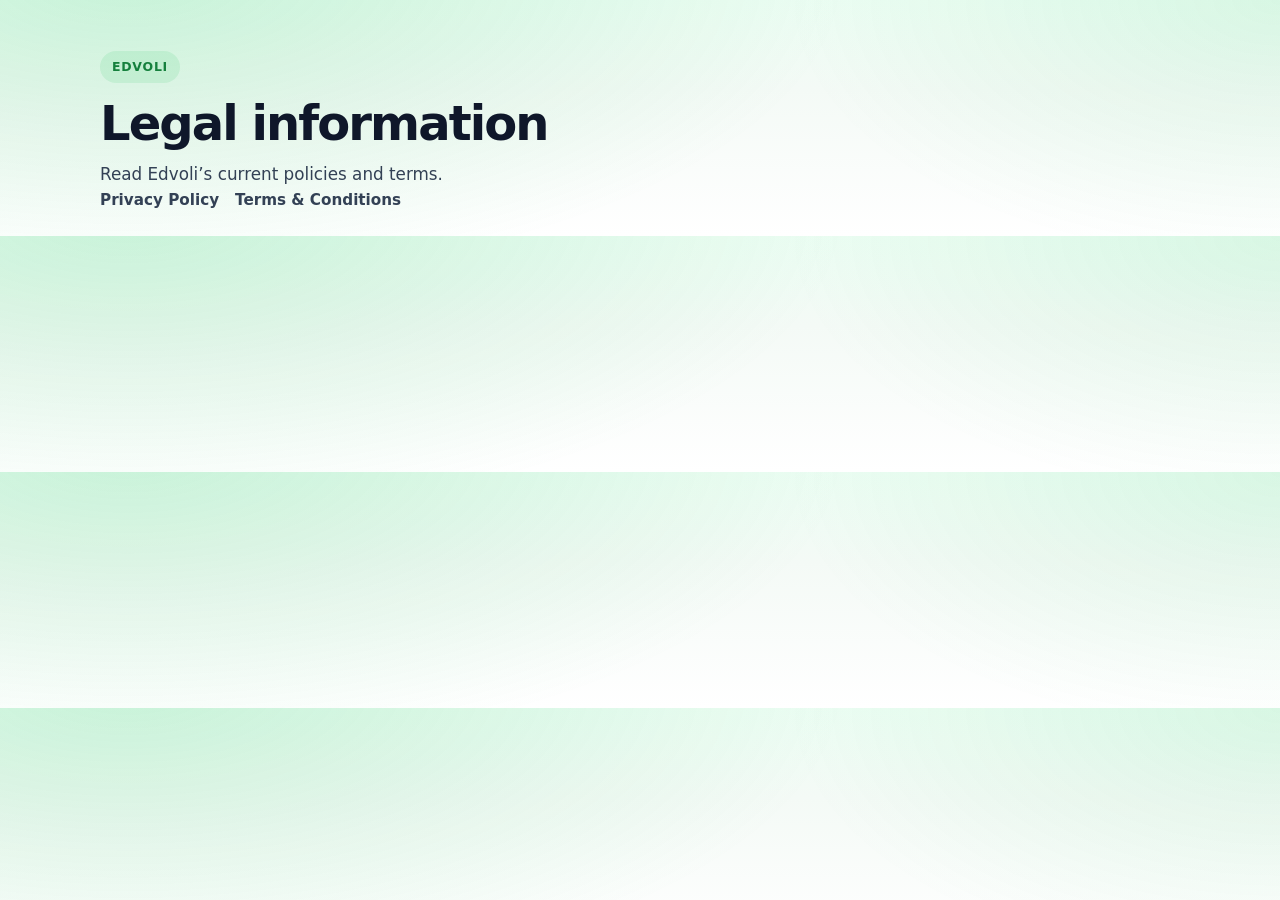
<file: index.html>
<!doctype html>
<html lang="en"><head><meta charset="utf-8"><meta name="viewport" content="width=device-width, initial-scale=1"><title>Edvoli Legal</title><link rel="stylesheet" href="/assets/site.css"></head><body><main class="wrap hero"><span class="eyebrow">Edvoli</span><h1>Legal information</h1><p>Read Edvoli’s current policies and terms.</p><nav class="nav" aria-label="Legal pages"><a href="/privacy/">Privacy Policy</a><a href="/terms/">Terms &amp; Conditions</a></nav></main></body></html>
</file>
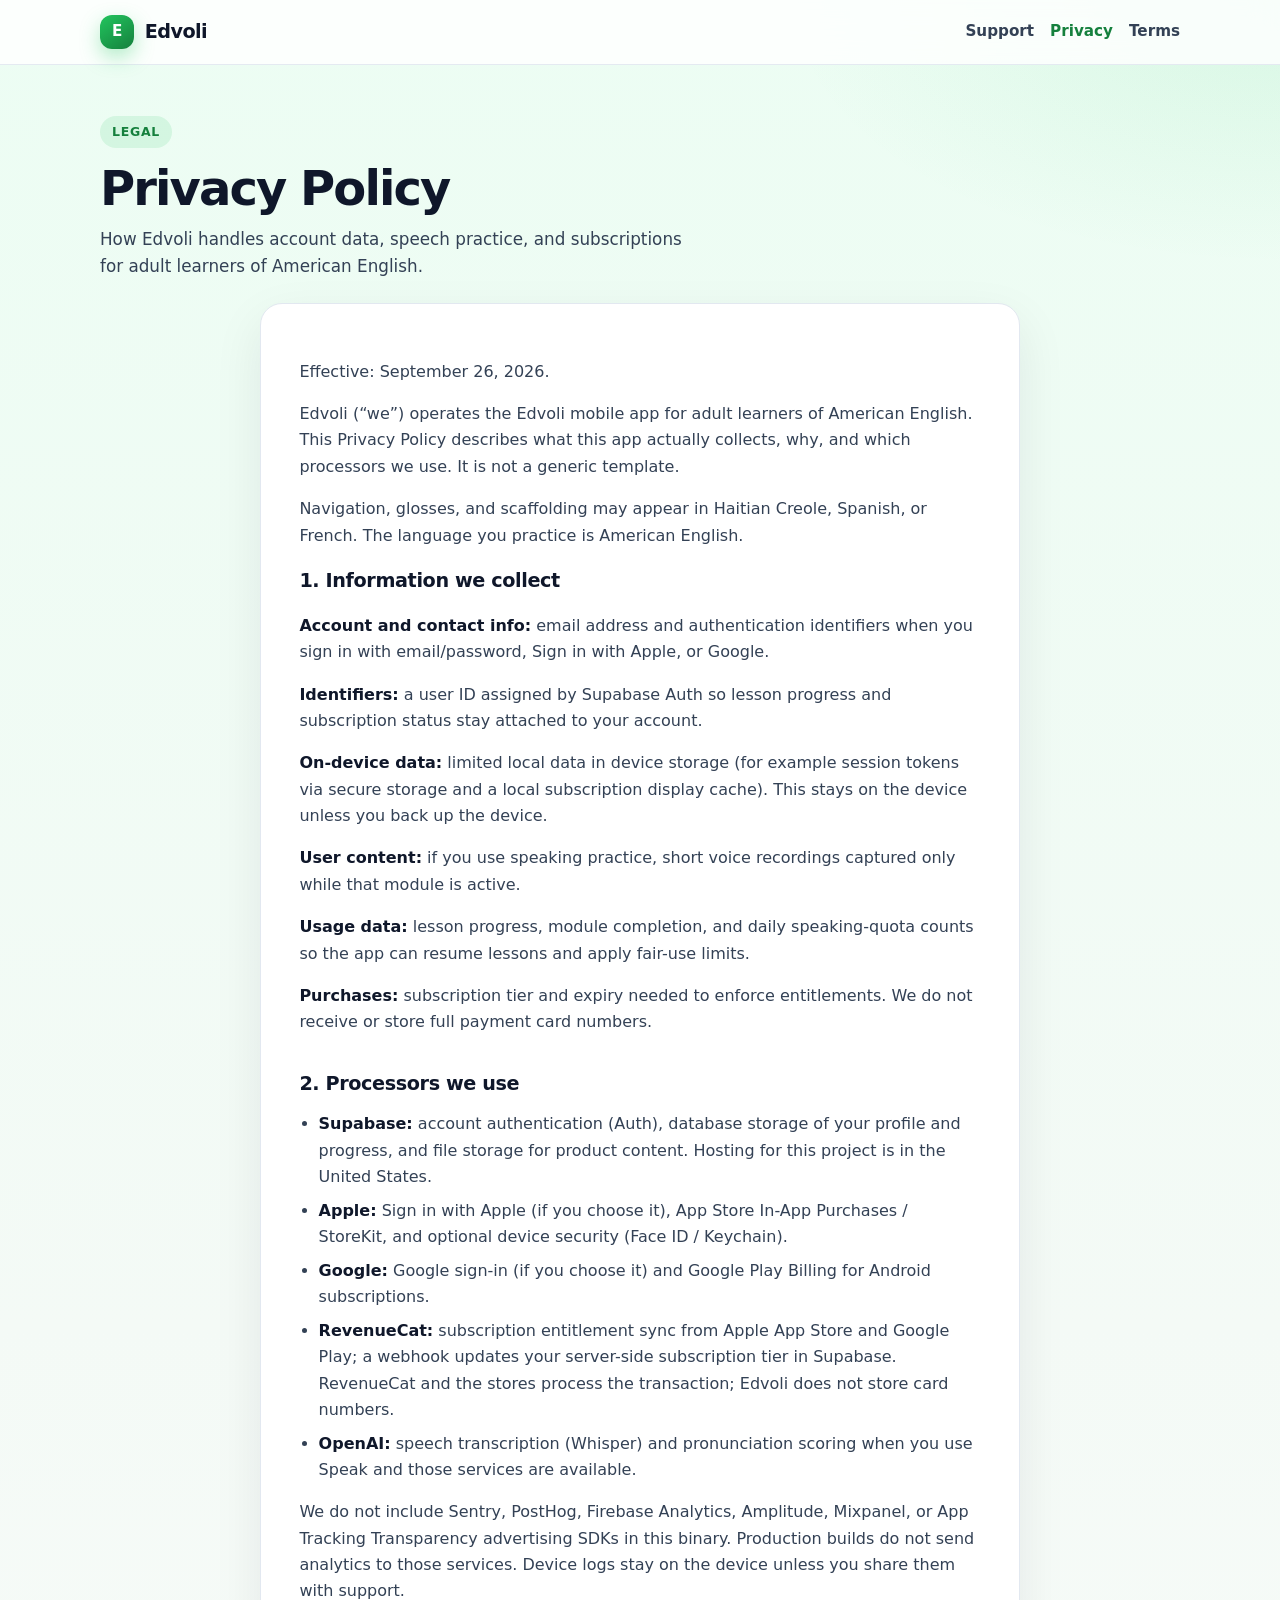
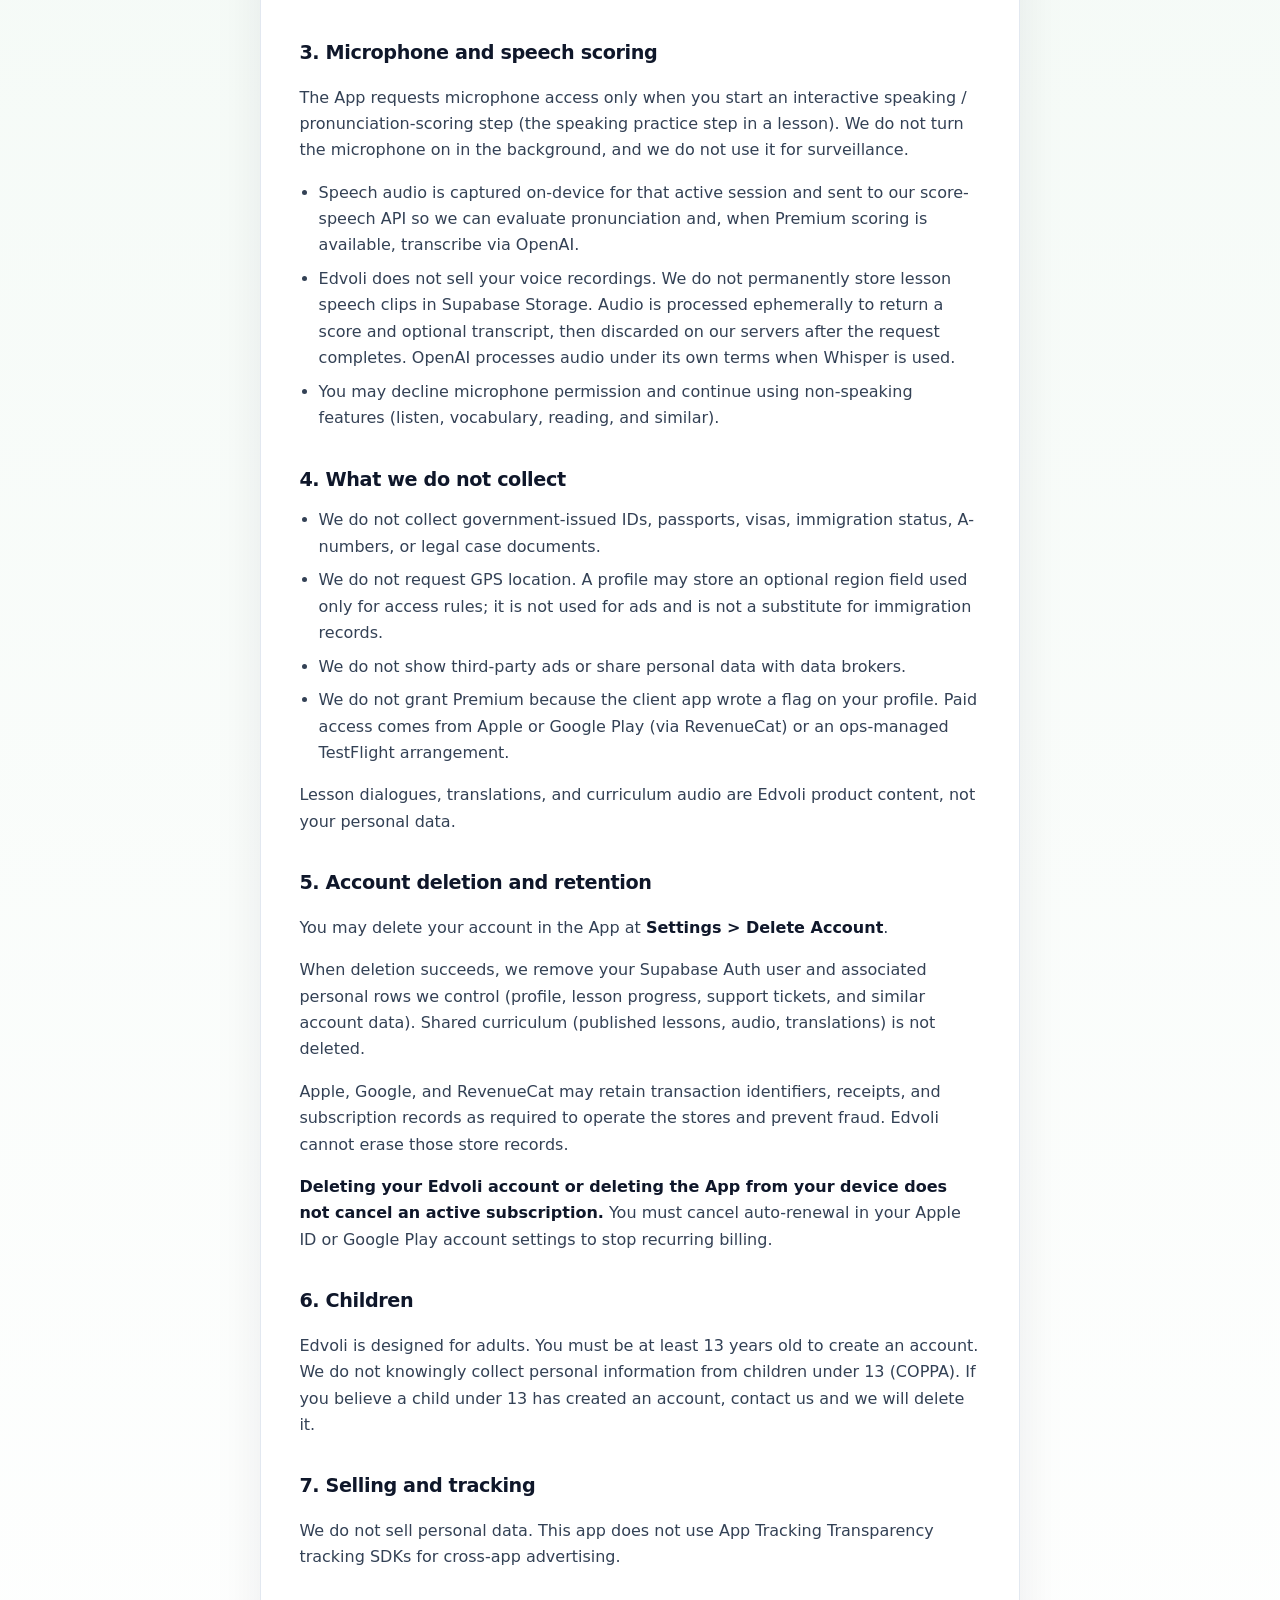
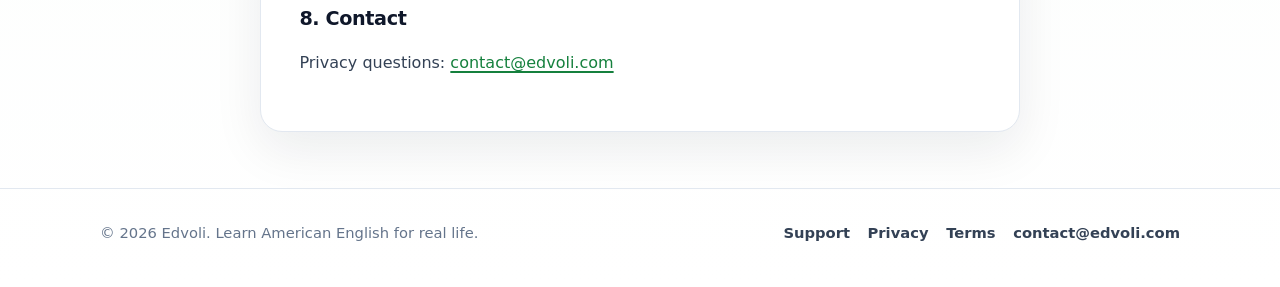
<file: privacy/index.html>
<!DOCTYPE html>
<html lang="en">
<head>
  <meta charset="utf-8" />
  <meta name="viewport" content="width=device-width, initial-scale=1" />
  <title>Privacy Policy · Edvoli</title>
  <meta name="description" content="Edvoli Privacy Policy — what the Edvoli English learning app collects and why." />
  <meta name="theme-color" content="#22C55E" />
  <link rel="canonical" href="https://edvoli.com/privacy/" />
  <link rel="stylesheet" href="/assets/site.css" />
</head>
<body>
  <header class="site-header">
    <div class="wrap header-inner">
      <a class="brand" href="https://edvoli.com">
        <span class="brand-mark" aria-hidden="true">E</span>
        <span>Edvoli</span>
      </a>
      <nav class="nav" aria-label="Site">
        <a href="/support/">Support</a>
        <a href="/privacy/" aria-current="page">Privacy</a>
        <a href="/terms/">Terms</a>
      </nav>
    </div>
  </header>

  <main>
    <section class="wrap hero">
      <span class="eyebrow">Legal</span>
      <h1>Privacy Policy</h1>
      <p>How Edvoli handles account data, speech practice, and subscriptions for adult learners of American English.</p>
    </section>
    <section class="wrap">
      <article class="panel">
        <div class="legal"><p>Effective: September 26, 2026.</p>
  <p>Edvoli (“we”) operates the Edvoli mobile app for adult learners of American English. This Privacy Policy describes what this app actually collects, why, and which processors we use. It is not a generic template.</p>
  <p>Navigation, glosses, and scaffolding may appear in Haitian Creole, Spanish, or French. The language you practice is American English.</p>

  <h2>1. Information we collect</h2>
  <p><strong>Account and contact info:</strong> email address and authentication identifiers when you sign in with email/password, Sign in with Apple, or Google.</p>
  <p><strong>Identifiers:</strong> a user ID assigned by Supabase Auth so lesson progress and subscription status stay attached to your account.</p>
  <p><strong>On-device data:</strong> limited local data in device storage (for example session tokens via secure storage and a local subscription display cache). This stays on the device unless you back up the device.</p>
  <p><strong>User content:</strong> if you use speaking practice, short voice recordings captured only while that module is active.</p>
  <p><strong>Usage data:</strong> lesson progress, module completion, and daily speaking-quota counts so the app can resume lessons and apply fair-use limits.</p>
  <p><strong>Purchases:</strong> subscription tier and expiry needed to enforce entitlements. We do not receive or store full payment card numbers.</p>

  <h2>2. Processors we use</h2>
  <ul>
    <li><strong>Supabase:</strong> account authentication (Auth), database storage of your profile and progress, and file storage for product content. Hosting for this project is in the United States.</li>
    <li><strong>Apple:</strong> Sign in with Apple (if you choose it), App Store In-App Purchases / StoreKit, and optional device security (Face ID / Keychain).</li>
    <li><strong>Google:</strong> Google sign-in (if you choose it) and Google Play Billing for Android subscriptions.</li>
    <li><strong>RevenueCat:</strong> subscription entitlement sync from Apple App Store and Google Play; a webhook updates your server-side subscription tier in Supabase. RevenueCat and the stores process the transaction; Edvoli does not store card numbers.</li>
    <li><strong>OpenAI:</strong> speech transcription (Whisper) and pronunciation scoring when you use Speak and those services are available.</li>
  </ul>
  <p>We do not include Sentry, PostHog, Firebase Analytics, Amplitude, Mixpanel, or App Tracking Transparency advertising SDKs in this binary. Production builds do not send analytics to those services. Device logs stay on the device unless you share them with support.</p>

  <h2>3. Microphone and speech scoring</h2>
  <p>The App requests microphone access only when you start an interactive speaking / pronunciation-scoring step (the speaking practice step in a lesson). We do not turn the microphone on in the background, and we do not use it for surveillance.</p>
  <ul>
    <li>Speech audio is captured on-device for that active session and sent to our score-speech API so we can evaluate pronunciation and, when Premium scoring is available, transcribe via OpenAI.</li>
    <li>Edvoli does not sell your voice recordings. We do not permanently store lesson speech clips in Supabase Storage. Audio is processed ephemerally to return a score and optional transcript, then discarded on our servers after the request completes. OpenAI processes audio under its own terms when Whisper is used.</li>
    <li>You may decline microphone permission and continue using non-speaking features (listen, vocabulary, reading, and similar).</li>
  </ul>

  <h2>4. What we do not collect</h2>
  <ul>
    <li>We do not collect government-issued IDs, passports, visas, immigration status, A-numbers, or legal case documents.</li>
    <li>We do not request GPS location. A profile may store an optional region field used only for access rules; it is not used for ads and is not a substitute for immigration records.</li>
    <li>We do not show third-party ads or share personal data with data brokers.</li>
    <li>We do not grant Premium because the client app wrote a flag on your profile. Paid access comes from Apple or Google Play (via RevenueCat) or an ops-managed TestFlight arrangement.</li>
  </ul>
  <p>Lesson dialogues, translations, and curriculum audio are Edvoli product content, not your personal data.</p>

  <h2>5. Account deletion and retention</h2>
  <p>You may delete your account in the App at <strong>Settings &gt; Delete Account</strong>.</p>
  <p>When deletion succeeds, we remove your Supabase Auth user and associated personal rows we control (profile, lesson progress, support tickets, and similar account data). Shared curriculum (published lessons, audio, translations) is not deleted.</p>
  <p>Apple, Google, and RevenueCat may retain transaction identifiers, receipts, and subscription records as required to operate the stores and prevent fraud. Edvoli cannot erase those store records.</p>
  <p><strong>Deleting your Edvoli account or deleting the App from your device does not cancel an active subscription.</strong> You must cancel auto-renewal in your Apple ID or Google Play account settings to stop recurring billing.</p>

  <h2>6. Children</h2>
  <p>Edvoli is designed for adults. You must be at least 13 years old to create an account. We do not knowingly collect personal information from children under 13 (COPPA). If you believe a child under 13 has created an account, contact us and we will delete it.</p>

  <h2>7. Selling and tracking</h2>
  <p>We do not sell personal data. This app does not use App Tracking Transparency tracking SDKs for cross-app advertising.</p>

  <h2>8. Contact</h2>
  <p>Privacy questions: <a href="mailto:contact@edvoli.com">contact@edvoli.com</a></p></div>
      </article>
    </section>
  </main>

  <footer class="site-footer">
    <div class="wrap footer-inner">
      <p>© 2026 Edvoli. Learn American English for real life.</p>
      <div class="footer-links">
        <a href="/support/">Support</a>
        <a href="/privacy/">Privacy</a>
        <a href="/terms/">Terms</a>
        <a href="mailto:contact@edvoli.com">contact@edvoli.com</a>
      </div>
    </div>
  </footer>
</body>
</html>
</file>
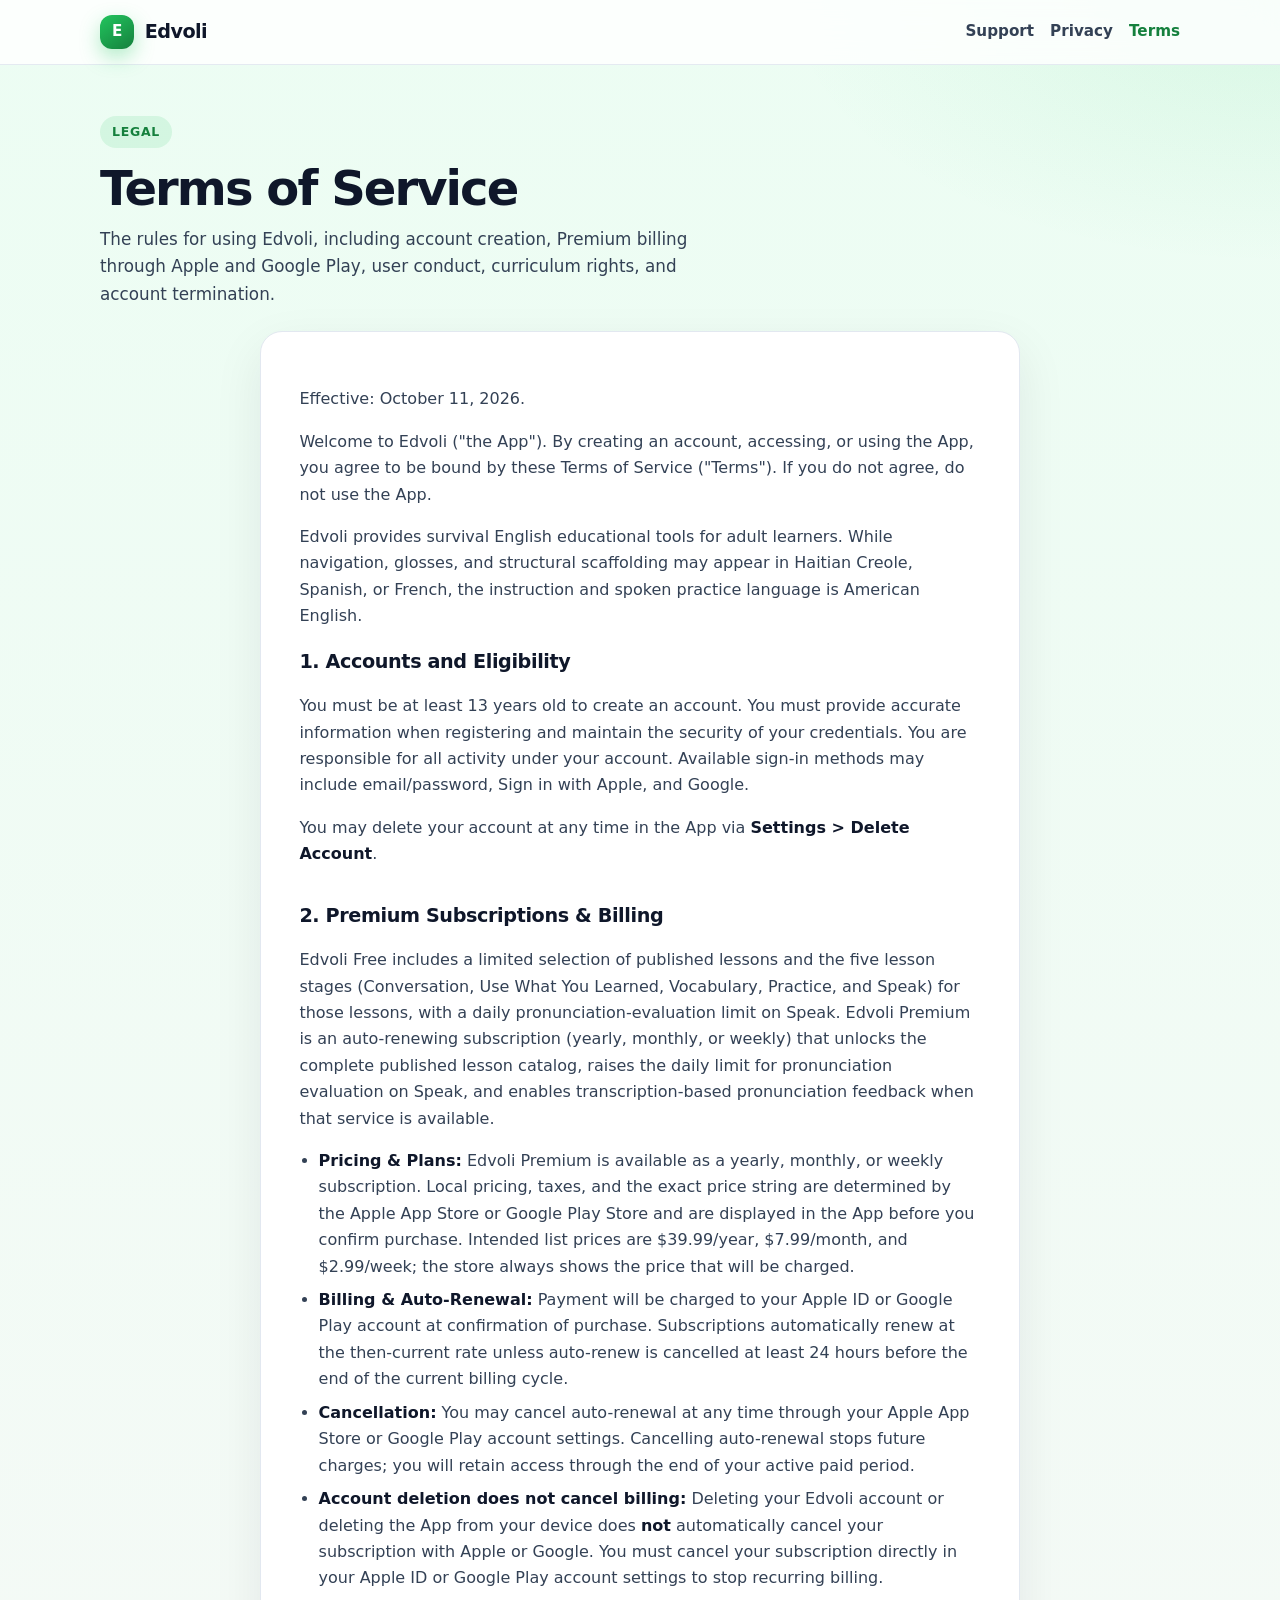
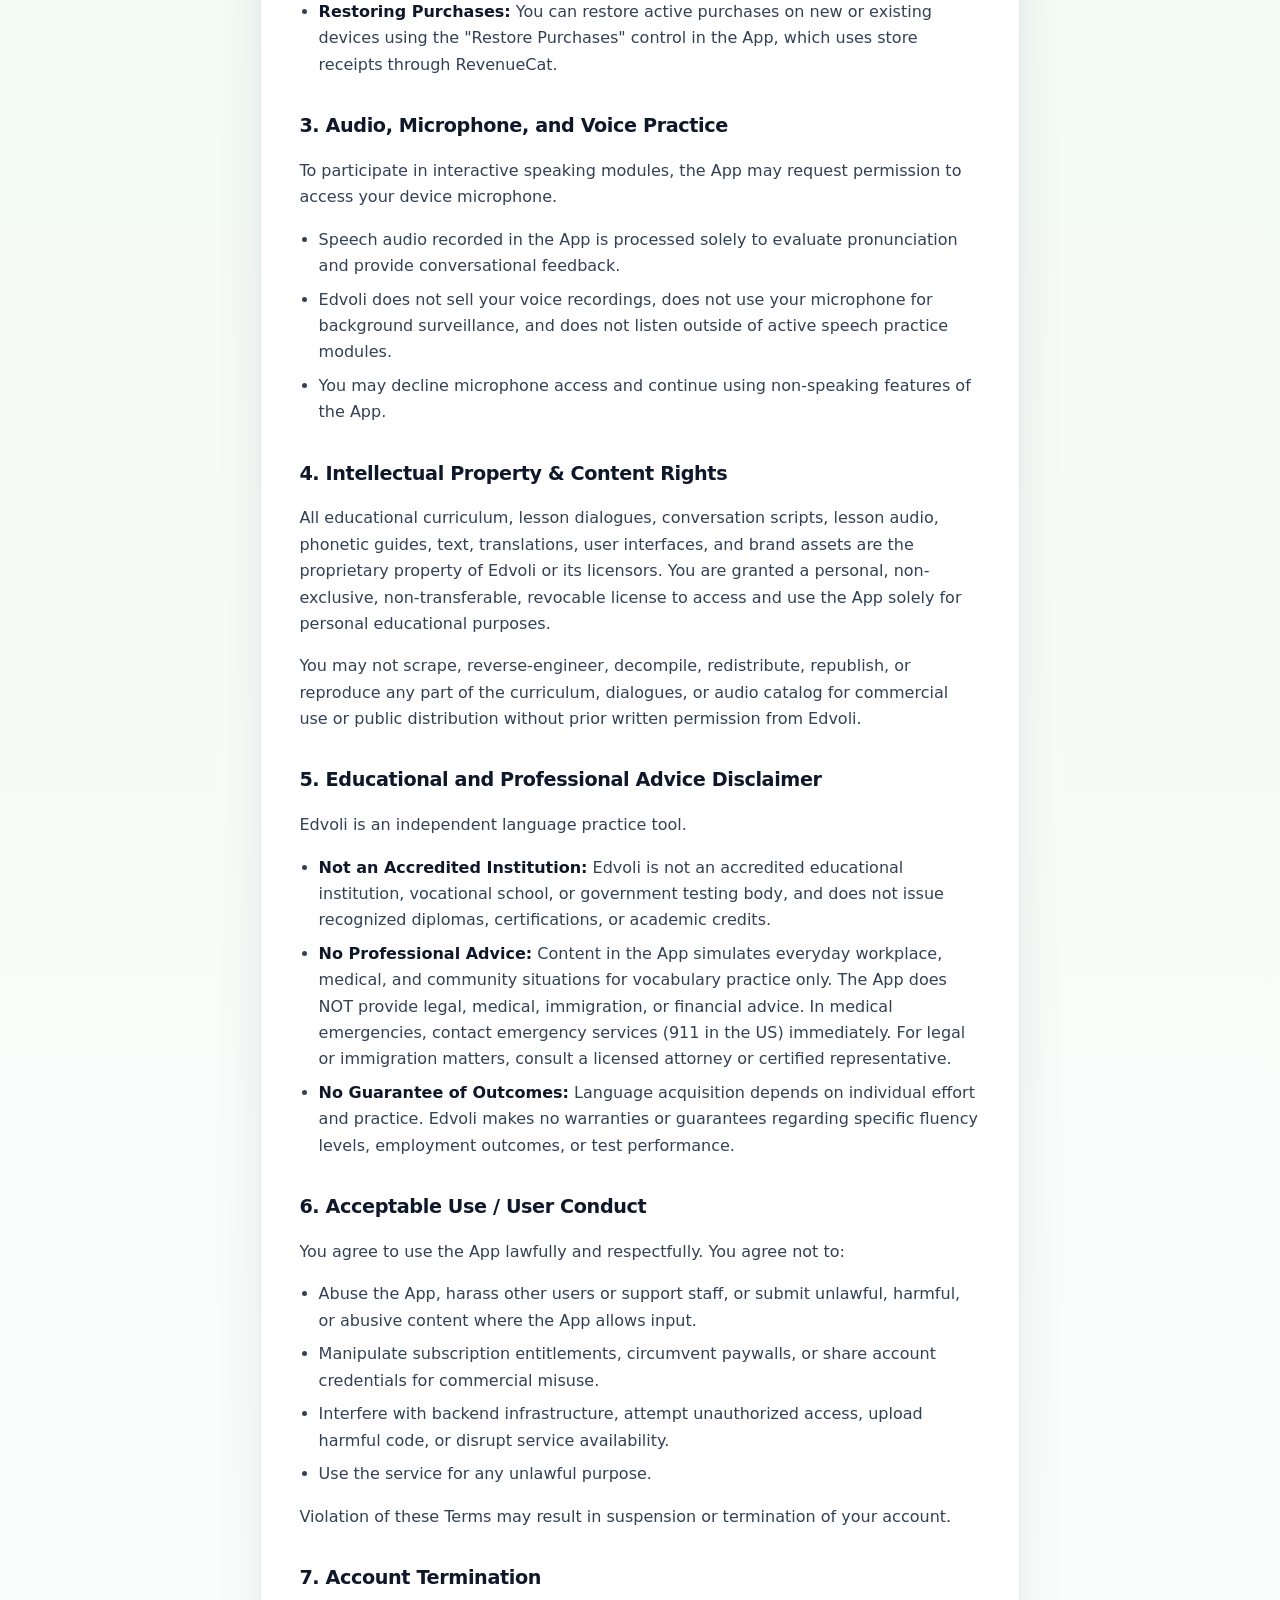
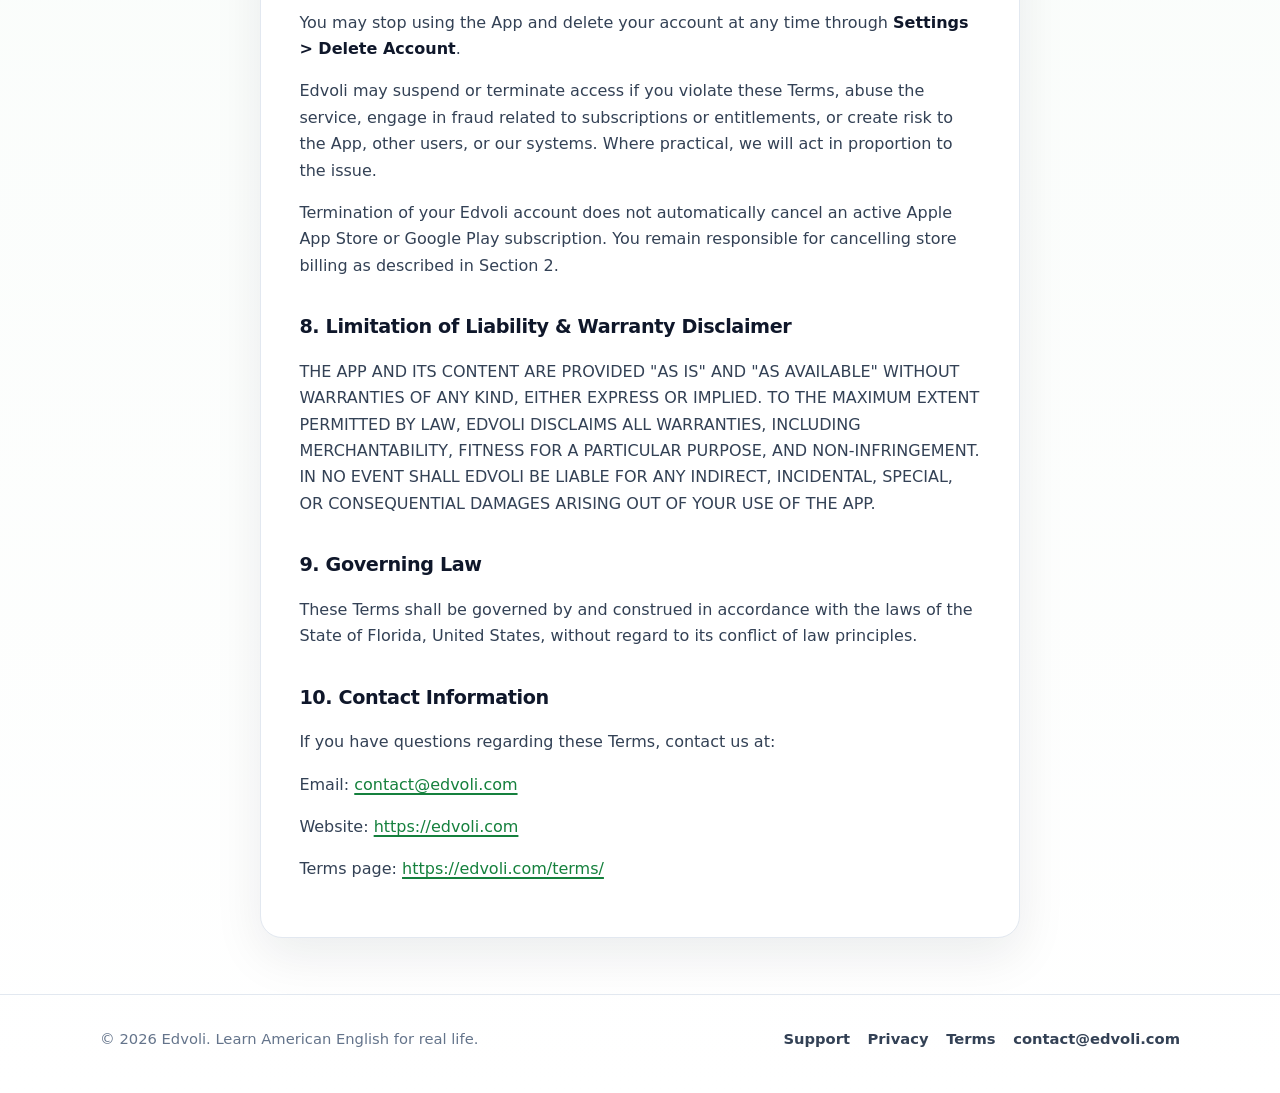
<file: terms/index.html>
<!DOCTYPE html>
<html lang="en">
<head>
  <meta charset="utf-8" />
  <meta name="viewport" content="width=device-width, initial-scale=1" />
  <title>Terms of Service · Edvoli</title>
  <meta name="description" content="Edvoli Terms of Service — accounts, App Store / Google Play subscriptions, conduct, curriculum IP, and termination." />
  <meta name="theme-color" content="#22C55E" />
  <link rel="canonical" href="https://edvoli.com/terms/" />
  <link rel="stylesheet" href="/assets/site.css" />
</head>
<body>
  <header class="site-header">
    <div class="wrap header-inner">
      <a class="brand" href="https://edvoli.com">
        <span class="brand-mark" aria-hidden="true">E</span>
        <span>Edvoli</span>
      </a>
      <nav class="nav" aria-label="Site">
        <a href="/support/">Support</a>
        <a href="/privacy/">Privacy</a>
        <a href="/terms/" aria-current="page">Terms</a>
      </nav>
    </div>
  </header>

  <main>
    <section class="wrap hero">
      <span class="eyebrow">Legal</span>
      <h1>Terms of Service</h1>
      <p>The rules for using Edvoli, including account creation, Premium billing through Apple and Google Play, user conduct, curriculum rights, and account termination.</p>
    </section>
    <section class="wrap">
      <article class="panel">
        <div class="legal"><p>Effective: October 11, 2026.</p>
  <p>Welcome to Edvoli ("the App"). By creating an account, accessing, or using the App, you agree to be bound by these Terms of Service ("Terms"). If you do not agree, do not use the App.</p>
  <p>Edvoli provides survival English educational tools for adult learners. While navigation, glosses, and structural scaffolding may appear in Haitian Creole, Spanish, or French, the instruction and spoken practice language is American English.</p>

  <h2>1. Accounts and Eligibility</h2>
  <p>You must be at least 13 years old to create an account. You must provide accurate information when registering and maintain the security of your credentials. You are responsible for all activity under your account. Available sign-in methods may include email/password, Sign in with Apple, and Google.</p>
  <p>You may delete your account at any time in the App via <strong>Settings &gt; Delete Account</strong>.</p>

  <h2>2. Premium Subscriptions &amp; Billing</h2>
  <p>Edvoli Free includes a limited selection of published lessons and the five lesson stages (Conversation, Use What You Learned, Vocabulary, Practice, and Speak) for those lessons, with a daily pronunciation-evaluation limit on Speak. Edvoli Premium is an auto-renewing subscription (yearly, monthly, or weekly) that unlocks the complete published lesson catalog, raises the daily limit for pronunciation evaluation on Speak, and enables transcription-based pronunciation feedback when that service is available.</p>
  <ul>
    <li><strong>Pricing &amp; Plans:</strong> Edvoli Premium is available as a yearly, monthly, or weekly subscription. Local pricing, taxes, and the exact price string are determined by the Apple App Store or Google Play Store and are displayed in the App before you confirm purchase. Intended list prices are $39.99/year, $7.99/month, and $2.99/week; the store always shows the price that will be charged.</li>
    <li><strong>Billing &amp; Auto-Renewal:</strong> Payment will be charged to your Apple ID or Google Play account at confirmation of purchase. Subscriptions automatically renew at the then-current rate unless auto-renew is cancelled at least 24 hours before the end of the current billing cycle.</li>
    <li><strong>Cancellation:</strong> You may cancel auto-renewal at any time through your Apple App Store or Google Play account settings. Cancelling auto-renewal stops future charges; you will retain access through the end of your active paid period.</li>
    <li><strong>Account deletion does not cancel billing:</strong> Deleting your Edvoli account or deleting the App from your device does <strong>not</strong> automatically cancel your subscription with Apple or Google. You must cancel your subscription directly in your Apple ID or Google Play account settings to stop recurring billing.</li>
    <li><strong>Restoring Purchases:</strong> You can restore active purchases on new or existing devices using the "Restore Purchases" control in the App, which uses store receipts through RevenueCat.</li>
  </ul>

  <h2>3. Audio, Microphone, and Voice Practice</h2>
  <p>To participate in interactive speaking modules, the App may request permission to access your device microphone.</p>
  <ul>
    <li>Speech audio recorded in the App is processed solely to evaluate pronunciation and provide conversational feedback.</li>
    <li>Edvoli does not sell your voice recordings, does not use your microphone for background surveillance, and does not listen outside of active speech practice modules.</li>
    <li>You may decline microphone access and continue using non-speaking features of the App.</li>
  </ul>

  <h2>4. Intellectual Property &amp; Content Rights</h2>
  <p>All educational curriculum, lesson dialogues, conversation scripts, lesson audio, phonetic guides, text, translations, user interfaces, and brand assets are the proprietary property of Edvoli or its licensors. You are granted a personal, non-exclusive, non-transferable, revocable license to access and use the App solely for personal educational purposes.</p>
  <p>You may not scrape, reverse-engineer, decompile, redistribute, republish, or reproduce any part of the curriculum, dialogues, or audio catalog for commercial use or public distribution without prior written permission from Edvoli.</p>

  <h2>5. Educational and Professional Advice Disclaimer</h2>
  <p>Edvoli is an independent language practice tool.</p>
  <ul>
    <li><strong>Not an Accredited Institution:</strong> Edvoli is not an accredited educational institution, vocational school, or government testing body, and does not issue recognized diplomas, certifications, or academic credits.</li>
    <li><strong>No Professional Advice:</strong> Content in the App simulates everyday workplace, medical, and community situations for vocabulary practice only. The App does NOT provide legal, medical, immigration, or financial advice. In medical emergencies, contact emergency services (911 in the US) immediately. For legal or immigration matters, consult a licensed attorney or certified representative.</li>
    <li><strong>No Guarantee of Outcomes:</strong> Language acquisition depends on individual effort and practice. Edvoli makes no warranties or guarantees regarding specific fluency levels, employment outcomes, or test performance.</li>
  </ul>

  <h2>6. Acceptable Use / User Conduct</h2>
  <p>You agree to use the App lawfully and respectfully. You agree not to:</p>
  <ul>
    <li>Abuse the App, harass other users or support staff, or submit unlawful, harmful, or abusive content where the App allows input.</li>
    <li>Manipulate subscription entitlements, circumvent paywalls, or share account credentials for commercial misuse.</li>
    <li>Interfere with backend infrastructure, attempt unauthorized access, upload harmful code, or disrupt service availability.</li>
    <li>Use the service for any unlawful purpose.</li>
  </ul>
  <p>Violation of these Terms may result in suspension or termination of your account.</p>

  <h2>7. Account Termination</h2>
  <p>You may stop using the App and delete your account at any time through <strong>Settings &gt; Delete Account</strong>.</p>
  <p>Edvoli may suspend or terminate access if you violate these Terms, abuse the service, engage in fraud related to subscriptions or entitlements, or create risk to the App, other users, or our systems. Where practical, we will act in proportion to the issue.</p>
  <p>Termination of your Edvoli account does not automatically cancel an active Apple App Store or Google Play subscription. You remain responsible for cancelling store billing as described in Section 2.</p>

  <h2>8. Limitation of Liability &amp; Warranty Disclaimer</h2>
  <p>THE APP AND ITS CONTENT ARE PROVIDED "AS IS" AND "AS AVAILABLE" WITHOUT WARRANTIES OF ANY KIND, EITHER EXPRESS OR IMPLIED. TO THE MAXIMUM EXTENT PERMITTED BY LAW, EDVOLI DISCLAIMS ALL WARRANTIES, INCLUDING MERCHANTABILITY, FITNESS FOR A PARTICULAR PURPOSE, AND NON-INFRINGEMENT. IN NO EVENT SHALL EDVOLI BE LIABLE FOR ANY INDIRECT, INCIDENTAL, SPECIAL, OR CONSEQUENTIAL DAMAGES ARISING OUT OF YOUR USE OF THE APP.</p>

  <h2>9. Governing Law</h2>
  <p>These Terms shall be governed by and construed in accordance with the laws of the State of Florida, United States, without regard to its conflict of law principles.</p>

  <h2>10. Contact Information</h2>
  <p>If you have questions regarding these Terms, contact us at:</p>
  <p>Email: <a href="mailto:contact@edvoli.com">contact@edvoli.com</a></p>
  <p>Website: <a href="https://edvoli.com">https://edvoli.com</a></p>
  <p>Terms page: <a href="https://edvoli.com/terms/">https://edvoli.com/terms/</a></p></div>
      </article>
    </section>
  </main>

  <footer class="site-footer">
    <div class="wrap footer-inner">
      <p>© 2026 Edvoli. Learn American English for real life.</p>
      <div class="footer-links">
        <a href="/support/">Support</a>
        <a href="/privacy/">Privacy</a>
        <a href="/terms/">Terms</a>
        <a href="mailto:contact@edvoli.com">contact@edvoli.com</a>
      </div>
    </div>
  </footer>
</body>
</html>
</file>
<file: assets/site.css>
/* Edvoli marketing / legal site — green brand, cPanel-ready static pages */
:root {
  --green: #22c55e;
  --green-dark: #16a34a;
  --green-deep: #15803d;
  --ink: #0f172a;
  --ink-soft: #334155;
  --muted: #64748b;
  --line: #e2e8f0;
  --card: #ffffff;
  --bg: #f4faf6;
  --bg-deep: #ecfdf3;
  --shadow: 0 18px 50px rgba(15, 23, 42, 0.08);
  --radius: 22px;
  --max: 760px;
  --font: "Plus Jakarta Sans", "Segoe UI", system-ui, -apple-system, sans-serif;
}

*,
*::before,
*::after {
  box-sizing: border-box;
}

html {
  scroll-behavior: smooth;
}

body {
  margin: 0;
  min-height: 100%;
  font-family: var(--font);
  color: var(--ink);
  background:
    radial-gradient(1200px 520px at 10% -10%, rgba(34, 197, 94, 0.18), transparent 60%),
    radial-gradient(900px 480px at 100% 0%, rgba(34, 197, 94, 0.1), transparent 55%),
    linear-gradient(180deg, var(--bg-deep) 0%, var(--bg) 38%, #ffffff 100%);
  line-height: 1.65;
}

a {
  color: var(--green-deep);
  text-decoration-thickness: 1.5px;
  text-underline-offset: 3px;
}

a:hover {
  color: var(--green-dark);
}

.wrap {
  width: min(100% - 2rem, 1080px);
  margin-inline: auto;
}

.site-header {
  position: sticky;
  top: 0;
  z-index: 20;
  backdrop-filter: blur(14px);
  background: rgba(255, 255, 255, 0.82);
  border-bottom: 1px solid rgba(226, 232, 240, 0.9);
}

.header-inner {
  display: flex;
  align-items: center;
  justify-content: space-between;
  gap: 1rem;
  padding: 0.95rem 0;
}

.brand {
  display: inline-flex;
  align-items: center;
  gap: 0.7rem;
  color: var(--ink);
  text-decoration: none;
  font-weight: 800;
  letter-spacing: -0.03em;
  font-size: 1.2rem;
}

.brand-mark {
  width: 2.1rem;
  height: 2.1rem;
  border-radius: 0.75rem;
  background: linear-gradient(145deg, var(--green) 0%, var(--green-deep) 100%);
  box-shadow: 0 8px 20px rgba(34, 197, 94, 0.35);
  display: grid;
  place-items: center;
  color: white;
  font-size: 0.95rem;
  font-weight: 800;
}

.nav {
  display: flex;
  flex-wrap: wrap;
  gap: 0.35rem 1rem;
  align-items: center;
}

.nav a {
  color: var(--ink-soft);
  text-decoration: none;
  font-weight: 600;
  font-size: 0.95rem;
}

.nav a:hover,
.nav a[aria-current="page"] {
  color: var(--green-deep);
}

.hero {
  padding: 3.2rem 0 1.4rem;
}

.eyebrow {
  display: inline-flex;
  align-items: center;
  gap: 0.45rem;
  padding: 0.35rem 0.75rem;
  border-radius: 999px;
  background: rgba(34, 197, 94, 0.12);
  color: var(--green-deep);
  font-size: 0.78rem;
  font-weight: 800;
  letter-spacing: 0.06em;
  text-transform: uppercase;
}

.hero h1 {
  margin: 0.9rem 0 0.65rem;
  font-size: clamp(2rem, 4vw, 3rem);
  line-height: 1.1;
  letter-spacing: -0.04em;
}

.hero p {
  margin: 0;
  max-width: 38rem;
  color: var(--ink-soft);
  font-size: 1.05rem;
}

.panel {
  width: min(100%, var(--max));
  margin: 0 auto 3.5rem;
  background: var(--card);
  border: 1px solid var(--line);
  border-radius: var(--radius);
  box-shadow: var(--shadow);
  padding: clamp(1.4rem, 3vw, 2.4rem);
}

.legal h1 {
  display: none;
}

.legal h2 {
  margin: 2rem 0 0.75rem;
  font-size: 1.2rem;
  letter-spacing: -0.02em;
  color: var(--ink);
}

.legal h2:first-of-type {
  margin-top: 0.4rem;
}

.legal p,
.legal li {
  color: var(--ink-soft);
  font-size: 1rem;
}

.legal ul {
  padding-left: 1.2rem;
  margin: 0.6rem 0 1rem;
}

.legal li + li {
  margin-top: 0.45rem;
}

.legal strong {
  color: var(--ink);
}

.cards {
  display: grid;
  gap: 1rem;
  grid-template-columns: repeat(auto-fit, minmax(220px, 1fr));
  margin: 1.5rem 0 2rem;
}

.card {
  border: 1px solid var(--line);
  border-radius: 18px;
  padding: 1.15rem 1.2rem;
  background: linear-gradient(180deg, #ffffff 0%, #f8fffa 100%);
}

.card h2 {
  margin: 0 0 0.4rem;
  font-size: 1.05rem;
}

.card p {
  margin: 0;
  color: var(--muted);
  font-size: 0.95rem;
}

.card a.button {
  display: inline-flex;
  margin-top: 0.9rem;
}

.button {
  display: inline-flex;
  align-items: center;
  justify-content: center;
  gap: 0.4rem;
  min-height: 2.75rem;
  padding: 0.7rem 1.15rem;
  border-radius: 999px;
  background: linear-gradient(145deg, var(--green) 0%, var(--green-dark) 100%);
  color: white !important;
  text-decoration: none !important;
  font-weight: 700;
  box-shadow: 0 10px 24px rgba(34, 197, 94, 0.28);
}

.button.secondary {
  background: white;
  color: var(--green-deep) !important;
  border: 1.5px solid rgba(34, 197, 94, 0.35);
  box-shadow: none;
}

.faq details {
  border: 1px solid var(--line);
  border-radius: 16px;
  padding: 0.95rem 1.1rem;
  background: #fff;
}

.faq details + details {
  margin-top: 0.7rem;
}

.faq summary {
  cursor: pointer;
  font-weight: 700;
  color: var(--ink);
  list-style: none;
}

.faq summary::-webkit-details-marker {
  display: none;
}

.faq summary::after {
  content: "+";
  float: right;
  color: var(--green-dark);
  font-weight: 800;
}

.faq details[open] summary::after {
  content: "–";
}

.faq details p {
  margin: 0.75rem 0 0;
  color: var(--ink-soft);
}

.site-footer {
  border-top: 1px solid var(--line);
  padding: 2rem 0 2.6rem;
  background: rgba(255, 255, 255, 0.7);
}

.footer-inner {
  display: flex;
  flex-wrap: wrap;
  gap: 1rem 2rem;
  justify-content: space-between;
  align-items: center;
}

.footer-inner p {
  margin: 0;
  color: var(--muted);
  font-size: 0.92rem;
}

.footer-links {
  display: flex;
  flex-wrap: wrap;
  gap: 0.85rem 1.1rem;
}

.footer-links a {
  color: var(--ink-soft);
  text-decoration: none;
  font-weight: 600;
  font-size: 0.92rem;
}

@media (max-width: 640px) {
  .header-inner {
    align-items: flex-start;
    flex-direction: column;
  }

  .hero {
    padding-top: 2.2rem;
  }
}
</file>
